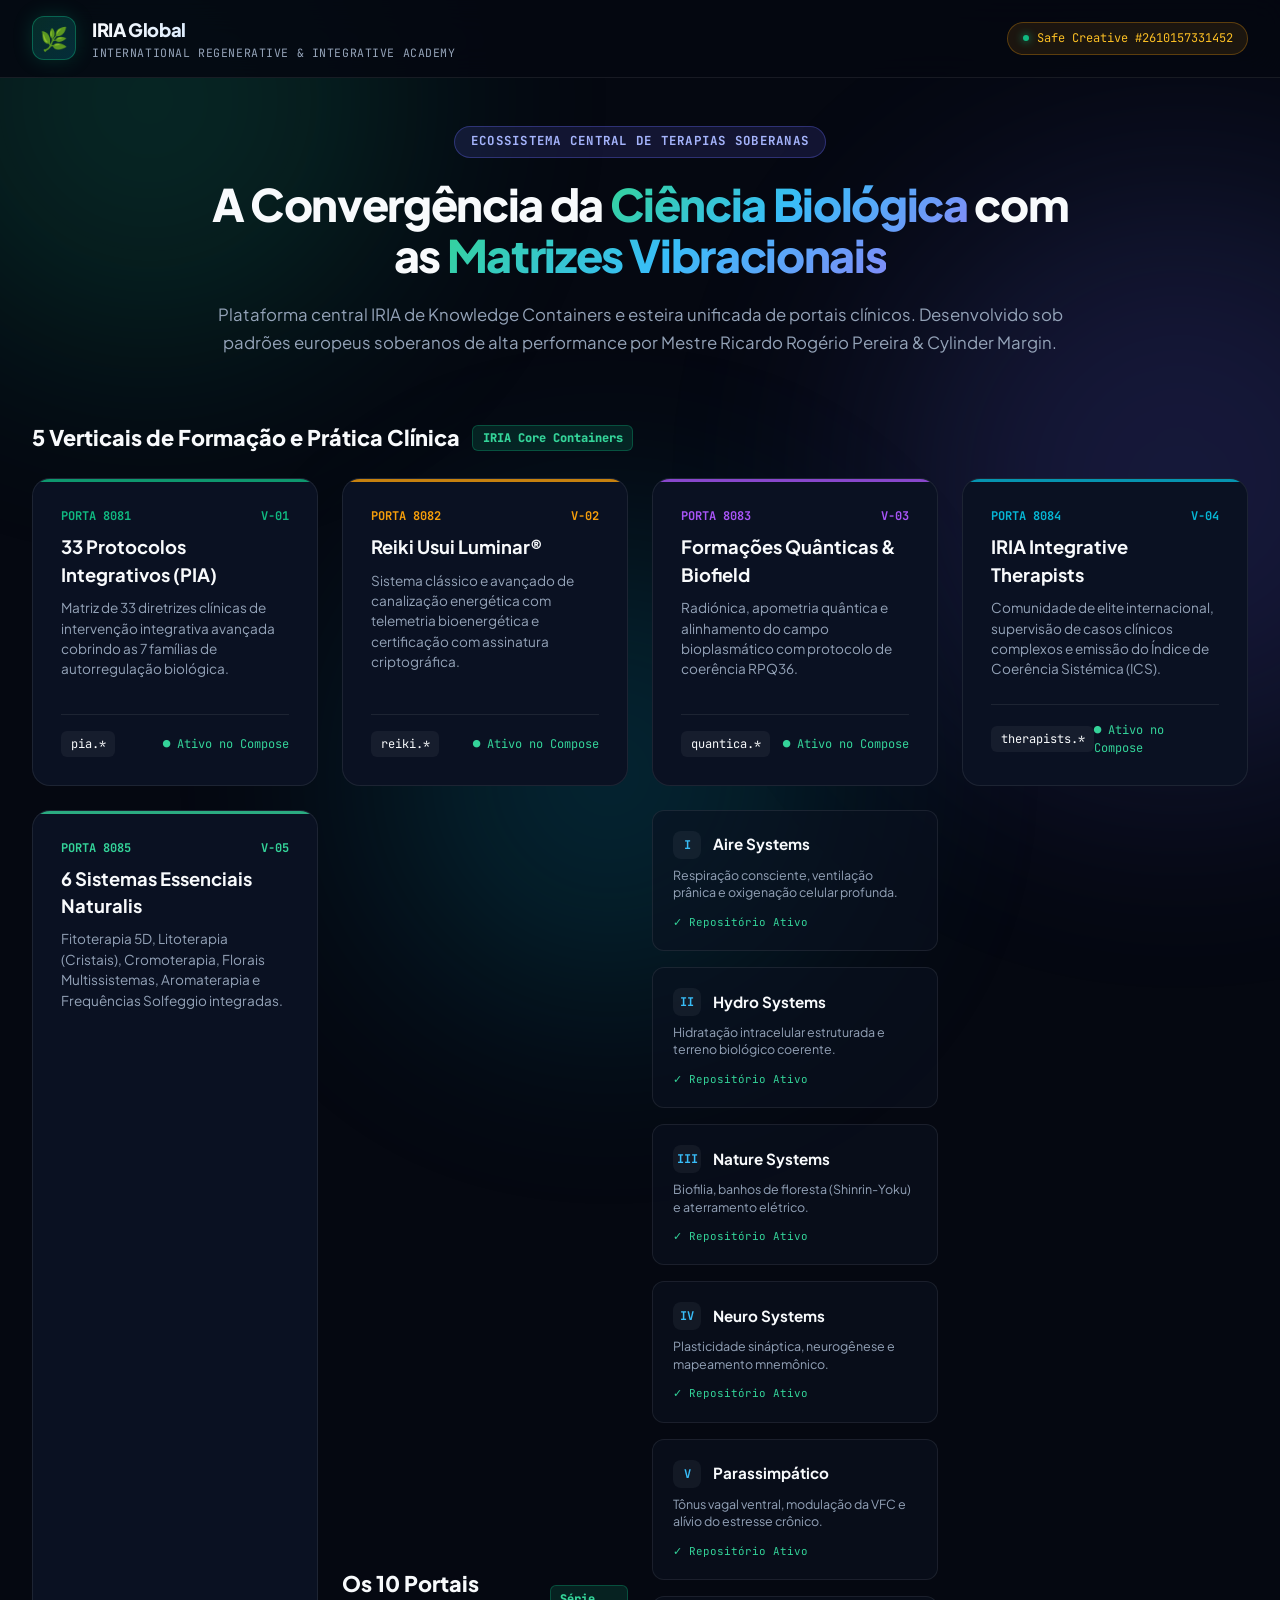
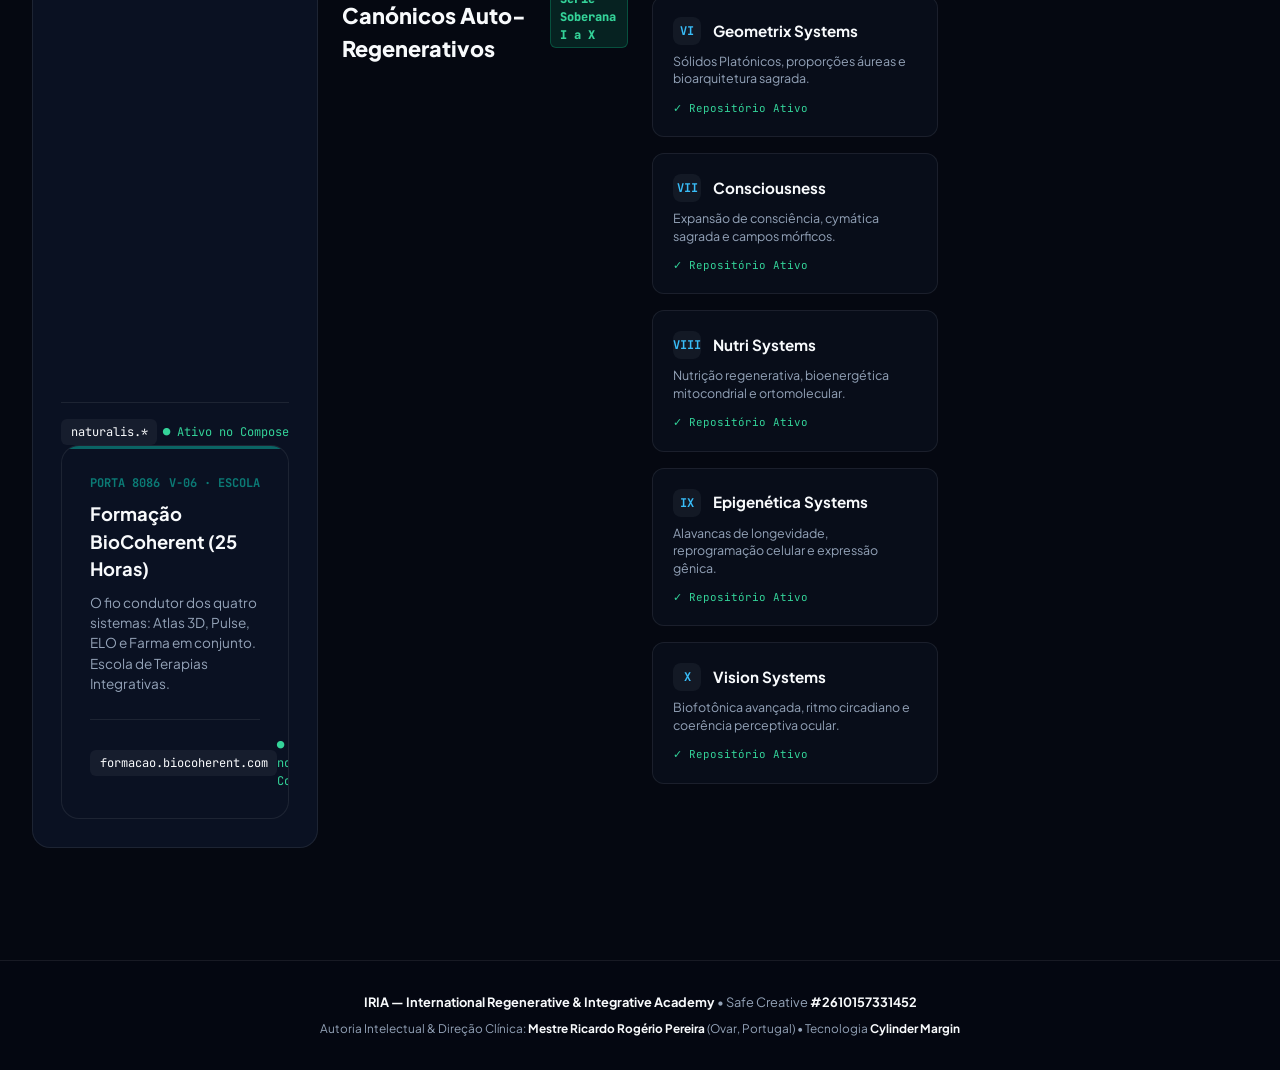
<file: hub/index.html>
<!DOCTYPE html>
<html lang="pt-PT">
<head>
  <meta charset="UTF-8" />
  <meta name="viewport" content="width=device-width, initial-scale=1.0" />
  <meta name="description" content="IRIA — International Regenerative & Integrative Academy | Plataforma Central e Hub de Knowledge Containers Soberanos." />
  <meta name="author" content="Mestre Ricardo Rogério Pereira" />
  <meta name="copyright" content="Safe Creative #2610157331452" />
  <title>IRIA Global — International Regenerative & Integrative Academy</title>
  
  <link rel="preconnect" href="https://fonts.googleapis.com">
  <link rel="preconnect" href="https://fonts.gstatic.com" crossorigin>
  <link href="https://fonts.googleapis.com/css2?family=Plus+Jakarta+Sans:wght@300;400;500;600;700;800&family=JetBrains+Mono:wght@400;600;700&display=swap" rel="stylesheet">
  
  <style>
    :root {
      --bg-deep: #050811;
      --bg-surface: #0a1122;
      --bg-card: #0f1a33;
      --bg-card-hover: #162447;
      --border-subtle: rgba(255, 255, 255, 0.08);
      --border-active: rgba(16, 185, 129, 0.4);
      --accent-emerald: #10b981;
      --accent-cyan: #06b6d4;
      --accent-gold: #f59e0b;
      --accent-purple: #a855f7;
      --accent-indigo: #6366f1;
      --text-main: #f8fafc;
      --text-muted: #94a3b8;
      --font-sans: 'Plus Jakarta Sans', -apple-system, sans-serif;
      --font-mono: 'JetBrains Mono', monospace;
    }

    * { box-sizing: border-box; margin: 0; padding: 0; }
    body {
      background-color: var(--bg-deep);
      color: var(--text-main);
      font-family: var(--font-sans);
      min-height: 100vh;
      display: flex;
      flex-direction: column;
      overflow-x: hidden;
      line-height: 1.5;
    }

    /* Glow backdrop */
    .glow-orb {
      position: fixed;
      border-radius: 50%;
      filter: blur(120px);
      pointer-events: none;
      z-index: 0;
      opacity: 0.18;
    }
    .glow-1 { width: 500px; height: 500px; background: #10b981; top: -150px; left: -100px; }
    .glow-2 { width: 600px; height: 600px; background: #6366f1; top: 20%; right: -200px; }
    .glow-3 { width: 450px; height: 450px; background: #06b6d4; bottom: -100px; left: 30%; }

    header {
      position: sticky;
      top: 0;
      z-index: 50;
      background: rgba(5, 8, 17, 0.85);
      backdrop-filter: blur(16px);
      border-bottom: 1px solid var(--border-subtle);
      padding: 1rem 2rem;
      display: flex;
      justify-content: space-between;
      align-items: center;
    }

    .brand-group {
      display: flex;
      align-items: center;
      gap: 1rem;
    }

    .brand-logo {
      width: 44px;
      height: 44px;
      border-radius: 12px;
      background: linear-gradient(135deg, rgba(16, 185, 129, 0.2), rgba(6, 182, 212, 0.2));
      border: 1px solid rgba(16, 185, 129, 0.4);
      display: flex;
      align-items: center;
      justify-content: center;
      font-size: 1.4rem;
      box-shadow: 0 0 20px rgba(16, 185, 129, 0.2);
    }

    .brand-text h1 {
      font-size: 1.15rem;
      font-weight: 800;
      letter-spacing: -0.02em;
      background: linear-gradient(90deg, #f8fafc, #93c5fd);
      -webkit-background-clip: text;
      -webkit-text-fill-color: transparent;
    }

    .brand-text p {
      font-size: 0.72rem;
      color: var(--text-muted);
      font-family: var(--font-mono);
      letter-spacing: 0.05em;
      text-transform: uppercase;
    }

    .seal-badge {
      display: inline-flex;
      align-items: center;
      gap: 0.5rem;
      padding: 0.4rem 0.9rem;
      border-radius: 9999px;
      background: rgba(245, 158, 11, 0.1);
      border: 1px solid rgba(245, 158, 11, 0.3);
      font-family: var(--font-mono);
      font-size: 0.75rem;
      color: #fbbf24;
    }

    .seal-dot {
      width: 6px;
      height: 6px;
      background: #10b981;
      border-radius: 50%;
      box-shadow: 0 0 8px #10b981;
    }

    main {
      position: relative;
      z-index: 10;
      max-width: 1360px;
      margin: 0 auto;
      padding: 3rem 2rem;
      width: 100%;
    }

    .hero-section {
      text-align: center;
      max-width: 860px;
      margin: 0 auto 4rem auto;
    }

    .hero-tag {
      display: inline-block;
      padding: 0.35rem 1rem;
      border-radius: 9999px;
      background: rgba(99, 102, 241, 0.15);
      border: 1px solid rgba(99, 102, 241, 0.35);
      color: #a5b4fc;
      font-size: 0.78rem;
      font-weight: 700;
      letter-spacing: 0.1em;
      text-transform: uppercase;
      font-family: var(--font-mono);
      margin-bottom: 1.25rem;
    }

    .hero-section h2 {
      font-size: 2.8rem;
      font-weight: 800;
      letter-spacing: -0.03em;
      line-height: 1.15;
      margin-bottom: 1.25rem;
    }

    .hero-section h2 span {
      background: linear-gradient(135deg, #34d399, #38bdf8, #818cf8);
      -webkit-background-clip: text;
      -webkit-text-fill-color: transparent;
    }

    .hero-section p {
      font-size: 1.05rem;
      color: var(--text-muted);
      line-height: 1.7;
    }

    .section-title {
      font-size: 1.35rem;
      font-weight: 800;
      margin-bottom: 1.5rem;
      display: flex;
      align-items: center;
      gap: 0.75rem;
    }

    .section-title .pill {
      font-size: 0.75rem;
      font-family: var(--font-mono);
      padding: 0.2rem 0.6rem;
      border-radius: 6px;
      background: rgba(16, 185, 129, 0.15);
      color: #34d399;
      border: 1px solid rgba(16, 185, 129, 0.3);
    }

    /* Grid Verticais Core */
    .verticals-grid {
      display: grid;
      grid-template-columns: repeat(auto-fit, minmax(250px, 1fr));
      gap: 1.5rem;
      margin-bottom: 4rem;
    }

    .v-card {
      background: var(--bg-surface);
      border: 1px solid var(--border-subtle);
      border-radius: 18px;
      padding: 1.75rem;
      transition: all 0.25s cubic-bezier(0.16, 1, 0.3, 1);
      display: flex;
      flex-direction: column;
      position: relative;
      overflow: hidden;
    }

    .v-card::before {
      content: "";
      position: absolute;
      top: 0;
      left: 0;
      right: 0;
      height: 3px;
      background: var(--card-accent, #10b981);
      opacity: 0.8;
    }

    .v-card:hover {
      transform: translateY(-4px);
      border-color: rgba(255, 255, 255, 0.2);
      box-shadow: 0 16px 36px rgba(0, 0, 0, 0.4);
      background: var(--bg-card-hover);
    }

    .v-code {
      font-family: var(--font-mono);
      font-size: 0.75rem;
      color: var(--card-accent, #10b981);
      font-weight: 700;
      margin-bottom: 0.5rem;
      display: flex;
      justify-content: space-between;
      align-items: center;
    }

    .v-card h3 {
      font-size: 1.15rem;
      font-weight: 700;
      margin-bottom: 0.6rem;
    }

    .v-card p {
      font-size: 0.85rem;
      color: var(--text-muted);
      margin-bottom: 1.5rem;
      flex-grow: 1;
      line-height: 1.5;
    }

    .v-meta {
      display: flex;
      justify-content: space-between;
      align-items: center;
      padding-top: 1rem;
      border-top: 1px solid var(--border-subtle);
      font-size: 0.75rem;
      font-family: var(--font-mono);
      color: #64748b;
    }

    .v-badge {
      padding: 0.25rem 0.6rem;
      border-radius: 6px;
      background: rgba(255, 255, 255, 0.05);
      color: var(--text-main);
    }

    /* 10 Portais Canónicos Grid */
    .systems-grid {
      display: grid;
      grid-template-columns: repeat(auto-fill, minmax(240px, 1fr));
      gap: 1rem;
      margin-bottom: 4rem;
    }

    .s-item {
      background: rgba(11, 18, 32, 0.6);
      border: 1px solid var(--border-subtle);
      border-radius: 12px;
      padding: 1.25rem;
      display: flex;
      flex-direction: column;
      gap: 0.5rem;
      transition: all 0.2s;
    }

    .s-item:hover {
      background: rgba(17, 28, 51, 0.9);
      border-color: rgba(6, 182, 212, 0.3);
      transform: translateY(-2px);
    }

    .s-header {
      display: flex;
      align-items: center;
      gap: 0.75rem;
    }

    .s-num {
      width: 28px;
      height: 28px;
      border-radius: 8px;
      background: rgba(255, 255, 255, 0.05);
      display: flex;
      align-items: center;
      justify-content: center;
      font-size: 0.75rem;
      font-family: var(--font-mono);
      font-weight: 700;
      color: #38bdf8;
    }

    .s-name {
      font-weight: 700;
      font-size: 0.95rem;
    }

    .s-desc {
      font-size: 0.78rem;
      color: var(--text-muted);
      line-height: 1.4;
    }

    .s-status {
      font-family: var(--font-mono);
      font-size: 0.68rem;
      color: #34d399;
      display: flex;
      align-items: center;
      gap: 0.35rem;
      margin-top: 0.25rem;
    }

    /* Footer */
    footer {
      margin-top: auto;
      border-top: 1px solid var(--border-subtle);
      background: rgba(5, 8, 17, 0.95);
      padding: 2rem;
      text-align: center;
      font-size: 0.8rem;
      color: var(--text-muted);
    }

    footer strong { color: #f8fafc; }
  </style>
</head>
<body>

  <div class="glow-orb glow-1"></div>
  <div class="glow-orb glow-2"></div>
  <div class="glow-orb glow-3"></div>

  <!-- Header -->
  <header>
    <div class="brand-group">
      <div class="brand-logo">🌿</div>
      <div class="brand-text">
        <h1>IRIA Global</h1>
        <p>International Regenerative & Integrative Academy</p>
      </div>
    </div>

    <div class="seal-badge">
      <div class="seal-dot"></div>
      <span>Safe Creative #2610157331452</span>
    </div>
  </header>

  <!-- Main Content -->
  <main>
    <!-- Hero Section -->
    <section class="hero-section">
      <div class="hero-tag">Ecossistema Central de Terapias Soberanas</div>
      <h2>A Convergência da <span>Ciência Biológica</span> com as <span>Matrizes Vibracionais</span></h2>
      <p>
        Plataforma central IRIA de Knowledge Containers e esteira unificada de portais clínicos.
        Desenvolvido sob padrões europeus soberanos de alta performance por Mestre Ricardo Rogério Pereira & Cylinder Margin.
      </p>
    </section>

    <!-- 5 Verticais Core -->
    <div class="section-title">
      <span>5 Verticais de Formação e Prática Clínica</span>
      <span class="pill">IRIA Core Containers</span>
    </div>

    <div class="verticals-grid">
      <!-- 01 PIA -->
      <div class="v-card" style="--card-accent: #10b981;">
        <div class="v-code">
          <span>PORTA 8081</span>
          <span>V-01</span>
        </div>
        <h3>33 Protocolos Integrativos (PIA)</h3>
        <p>Matriz de 33 diretrizes clínicas de intervenção integrativa avançada cobrindo as 7 famílias de autorregulação biológica.</p>
        <div class="v-meta">
          <span class="v-badge">pia.*</span>
          <span style="color: #34d399;">● Ativo no Compose</span>
        </div>
      </div>

      <!-- 02 REIKI -->
      <div class="v-card" style="--card-accent: #f59e0b;">
        <div class="v-code">
          <span>PORTA 8082</span>
          <span>V-02</span>
        </div>
        <h3>Reiki Usui Luminar®</h3>
        <p>Sistema clássico e avançado de canalização energética com telemetria bioenergética e certificação com assinatura criptográfica.</p>
        <div class="v-meta">
          <span class="v-badge">reiki.*</span>
          <span style="color: #34d399;">● Ativo no Compose</span>
        </div>
      </div>

      <!-- 03 QUÂNTICA -->
      <div class="v-card" style="--card-accent: #a855f7;">
        <div class="v-code">
          <span>PORTA 8083</span>
          <span>V-03</span>
        </div>
        <h3>Formações Quânticas & Biofield</h3>
        <p>Radiónica, apometria quântica e alinhamento do campo bioplasmático com protocolo de coerência RPQ36.</p>
        <div class="v-meta">
          <span class="v-badge">quantica.*</span>
          <span style="color: #34d399;">● Ativo no Compose</span>
        </div>
      </div>

      <!-- 04 THERAPISTS -->
      <div class="v-card" style="--card-accent: #06b6d4;">
        <div class="v-code">
          <span>PORTA 8084</span>
          <span>V-04</span>
        </div>
        <h3>IRIA Integrative Therapists</h3>
        <p>Comunidade de elite internacional, supervisão de casos clínicos complexos e emissão do Índice de Coerência Sistémica (ICS).</p>
        <div class="v-meta">
          <span class="v-badge">therapists.*</span>
          <span style="color: #34d399;">● Ativo no Compose</span>
        </div>
      </div>

      <!-- 05 NATURALIS -->
      <div class="v-card" style="--card-accent: #34d399;">
        <div class="v-code">
          <span>PORTA 8085</span>
          <span>V-05</span>
        </div>
        <h3>6 Sistemas Essenciais Naturalis</h3>
        <p>Fitoterapia 5D, Litoterapia (Cristais), Cromoterapia, Florais Multissistemas, Aromaterapia e Frequências Solfeggio integradas.</p>
        <div class="v-meta">
          <span class="v-badge">naturalis.*</span>
          <span style="color: #34d399;">● Ativo no Compose</span>
        </div>
      <!-- 06 FORMAÇÃO BIOCOHERENT -->
      <div class="v-card" style="--card-accent: #0b7a75;">
        <div class="v-code">
          <span>PORTA 8086</span>
          <span>V-06 · ESCOLA</span>
        </div>
        <h3>Formação BioCoherent (25 Horas)</h3>
        <p>O fio condutor dos quatro sistemas: Atlas 3D, Pulse, ELO e Farma em conjunto. Escola de Terapias Integrativas.</p>
        <div class="v-meta">
          <span class="v-badge">formacao.biocoherent.com</span>
          <span style="color: #34d399;">● Ativo no Compose</span>
        </div>
      </div>
    </div>

    <!-- 10 Portais Canónicos -->
    <div class="section-title">
      <span>Os 10 Portais Canónicos Auto-Regenerativos</span>
      <span class="pill">Série Soberana I a X</span>
    </div>

    <div class="systems-grid">
      <div class="s-item">
        <div class="s-header">
          <div class="s-num">I</div>
          <div class="s-name">Aire Systems</div>
        </div>
        <div class="s-desc">Respiração consciente, ventilação prânica e oxigenação celular profunda.</div>
        <div class="s-status">✓ Repositório Ativo</div>
      </div>

      <div class="s-item">
        <div class="s-header">
          <div class="s-num">II</div>
          <div class="s-name">Hydro Systems</div>
        </div>
        <div class="s-desc">Hidratação intracelular estruturada e terreno biológico coerente.</div>
        <div class="s-status">✓ Repositório Ativo</div>
      </div>

      <div class="s-item">
        <div class="s-header">
          <div class="s-num">III</div>
          <div class="s-name">Nature Systems</div>
        </div>
        <div class="s-desc">Biofilia, banhos de floresta (Shinrin-Yoku) e aterramento elétrico.</div>
        <div class="s-status">✓ Repositório Ativo</div>
      </div>

      <div class="s-item">
        <div class="s-header">
          <div class="s-num">IV</div>
          <div class="s-name">Neuro Systems</div>
        </div>
        <div class="s-desc">Plasticidade sináptica, neurogênese e mapeamento mnemônico.</div>
        <div class="s-status">✓ Repositório Ativo</div>
      </div>

      <div class="s-item">
        <div class="s-header">
          <div class="s-num">V</div>
          <div class="s-name">Parassimpático</div>
        </div>
        <div class="s-desc">Tônus vagal ventral, modulação da VFC e alívio do estresse crônico.</div>
        <div class="s-status">✓ Repositório Ativo</div>
      </div>

      <div class="s-item">
        <div class="s-header">
          <div class="s-num">VI</div>
          <div class="s-name">Geometrix Systems</div>
        </div>
        <div class="s-desc">Sólidos Platónicos, proporções áureas e bioarquitetura sagrada.</div>
        <div class="s-status">✓ Repositório Ativo</div>
      </div>

      <div class="s-item">
        <div class="s-header">
          <div class="s-num">VII</div>
          <div class="s-name">Consciousness</div>
        </div>
        <div class="s-desc">Expansão de consciência, cymática sagrada e campos mórficos.</div>
        <div class="s-status">✓ Repositório Ativo</div>
      </div>

      <div class="s-item">
        <div class="s-header">
          <div class="s-num">VIII</div>
          <div class="s-name">Nutri Systems</div>
        </div>
        <div class="s-desc">Nutrição regenerativa, bioenergética mitocondrial e ortomolecular.</div>
        <div class="s-status">✓ Repositório Ativo</div>
      </div>

      <div class="s-item">
        <div class="s-header">
          <div class="s-num">IX</div>
          <div class="s-name">Epigenética Systems</div>
        </div>
        <div class="s-desc">Alavancas de longevidade, reprogramação celular e expressão gênica.</div>
        <div class="s-status">✓ Repositório Ativo</div>
      </div>

      <div class="s-item">
        <div class="s-header">
          <div class="s-num">X</div>
          <div class="s-name">Vision Systems</div>
        </div>
        <div class="s-desc">Biofotônica avançada, ritmo circadiano e coerência perceptiva ocular.</div>
        <div class="s-status">✓ Repositório Ativo</div>
      </div>
    </div>
  </main>

  <!-- Footer -->
  <footer>
    <p>
      <strong>IRIA — International Regenerative & Integrative Academy</strong> • Safe Creative <strong>#2610157331452</strong>
    </p>
    <p style="margin-top: 0.5rem; font-size: 0.74rem;">
      Autoria Intelectual & Direção Clínica: <strong>Mestre Ricardo Rogério Pereira</strong> (Ovar, Portugal) • Tecnologia <strong>Cylinder Margin</strong>
    </p>
  </footer>

</body>
</html>
</file>
